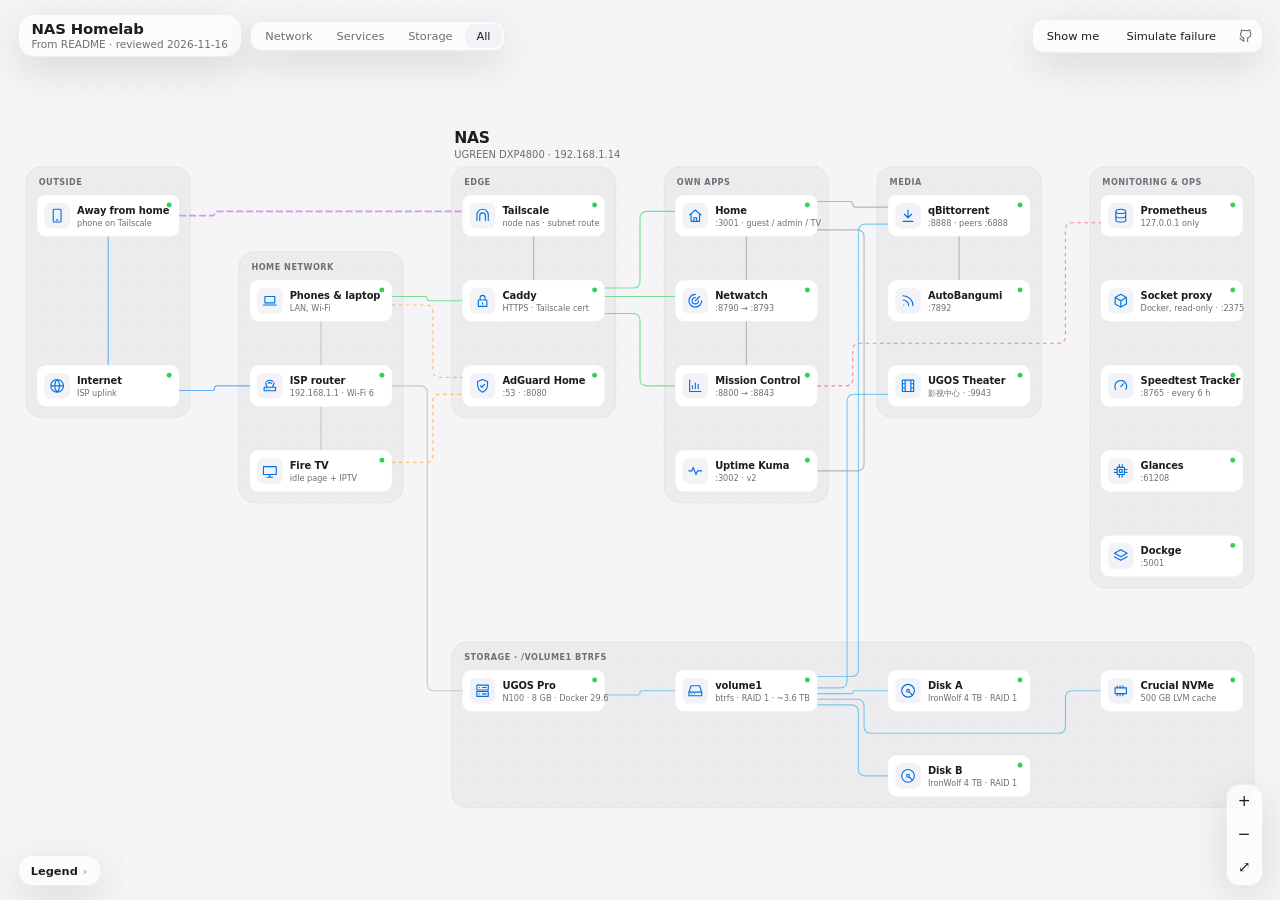
<file: site/index.html>
<!doctype html>
<html lang="en">
<head>
  <meta charset="utf-8">
  <meta name="viewport" content="width=device-width, initial-scale=1, viewport-fit=cover">
  <title>NAS Homelab · infrastructure map</title>
  <meta name="description" content="Interactive map of a home NAS: network, services, storage, guided flows and failure simulation.">
  <meta name="color-scheme" content="dark light">
  <meta name="theme-color" content="#000000" media="(prefers-color-scheme: dark)">
  <meta name="theme-color" content="#f5f5f7" media="(prefers-color-scheme: light)">
  <link rel="icon" href="favicon.svg" type="image/svg+xml">
  <link rel="stylesheet" href="css/style.css">
</head>
<body>
  <a class="skip" href="#map">Skip to map</a>

  <main id="stage">
    <svg id="map" tabindex="0" role="application"
         aria-label="Infrastructure map. Tab moves between components, Enter opens details, arrow keys pan, plus and minus zoom."></svg>
  </main>

  <!-- Top bar: title, view, actions (one glass layer) -->
  <header class="bar top">
    <div class="brand glass">
      <h1>NAS Homelab</h1>
      <p id="reviewed"></p>
    </div>

    <div class="segmented glass" role="radiogroup" aria-label="View">
      <button role="radio" data-view="network" aria-checked="false" title="Network (1)">Network</button>
      <button role="radio" data-view="services" aria-checked="false" title="Services (2)">Services</button>
      <button role="radio" data-view="storage" aria-checked="false" title="Storage (3)">Storage</button>
      <button role="radio" data-view="all" aria-checked="true" title="Everything (4)">All</button>
    </div>

    <div class="actions glass">
      <button id="btn-flows" class="pill" aria-haspopup="true" aria-expanded="false">Show me</button>
      <button id="btn-fail" class="pill" aria-pressed="false" title="Click components to fail them (F)"><span class="long">Simulate failure</span><span class="short">Failure</span></button>
      <a id="repo" class="round" title="Source on GitHub" aria-label="Source on GitHub" target="_blank" rel="noopener">
        <svg viewBox="0 0 24 24" aria-hidden="true"><path d="M9 19c-4.3 1.4-4.3-2.5-6-3m12 5v-3.5c0-1 .1-1.4-.5-2 2.8-.3 5.5-1.4 5.5-6a4.6 4.6 0 0 0-1.3-3.2 4.2 4.2 0 0 0-.1-3.2s-1.1-.3-3.5 1.3a12.3 12.3 0 0 0-6.2 0C6.5 2.8 5.4 3.1 5.4 3.1a4.2 4.2 0 0 0-.1 3.2A4.6 4.6 0 0 0 4 9.5c0 4.6 2.7 5.7 5.5 6-.6.6-.6 1.2-.5 2V21"/></svg>
      </a>
    </div>

    <div id="flow-menu" class="menu glass" role="menu" hidden></div>
  </header>

  <!-- Failure status -->
  <div id="fail-bar" class="fail-bar glass" hidden>
    <span><i class="dot"></i><span id="fail-text">Click any component to fail it.</span></span>
    <button id="btn-restore">Restore all</button>
  </div>

  <!-- Guided flow -->
  <section id="flow" class="flow glass" aria-live="polite" hidden>
    <div class="flow-head">
      <div>
        <span class="tag">Flow</span>
        <h2 id="flow-title"></h2>
      </div>
      <button class="round" id="flow-close" aria-label="Close flow">✕</button>
    </div>
    <p id="flow-caption"></p>
    <div class="flow-ctrl">
      <button class="round" id="flow-prev" aria-label="Previous step">‹</button>
      <span id="flow-count"></span>
      <button class="round" id="flow-next" aria-label="Next step">›</button>
    </div>
  </section>

  <!-- Detail card -->
  <aside id="drawer" class="drawer" aria-labelledby="d-title" hidden>
    <div class="d-head">
      <div>
        <span class="tag" id="d-group"></span>
        <h2 id="d-title"></h2>
        <p id="d-sub" class="sub"></p>
      </div>
      <button class="round" id="d-close" aria-label="Close details">✕</button>
    </div>
    <p id="d-state" class="state"></p>
    <dl id="d-facts"></dl>
    <ul id="d-notes"></ul>
    <div class="d-if"><h3>If it fails</h3><p id="d-if"></p></div>
    <div id="d-rel"></div>
    <button id="d-toggle" class="wide"></button>
  </aside>

  <!-- Legend and zoom -->
  <footer class="bar bottom">
    <details class="legend glass" id="legend">
      <summary>Legend</summary>
      <div id="legend-links"></div>
      <div class="legend-states">
        <span><i class="dot"></i>Running</span>
        <span><i class="dot degraded"></i>Degraded</span>
        <span><i class="dot down"></i>Down (dependency)</span>
        <span><i class="dot failed"></i>Failed</span>
      </div>
      <p class="hint">Drag to pan · scroll or pinch to zoom · click a component for details. Flows are illustrative; no live data.</p>
    </details>
    <div class="zoom glass">
      <button class="round" id="z-in" aria-label="Zoom in">+</button>
      <button class="round" id="z-out" aria-label="Zoom out">−</button>
      <button class="round" id="z-fit" aria-label="Fit to screen" title="Fit (0)">⤢</button>
    </div>
  </footer>

  <script src="js/data.js"></script>
  <script src="js/map.js"></script>
</body>
</html>
</file>
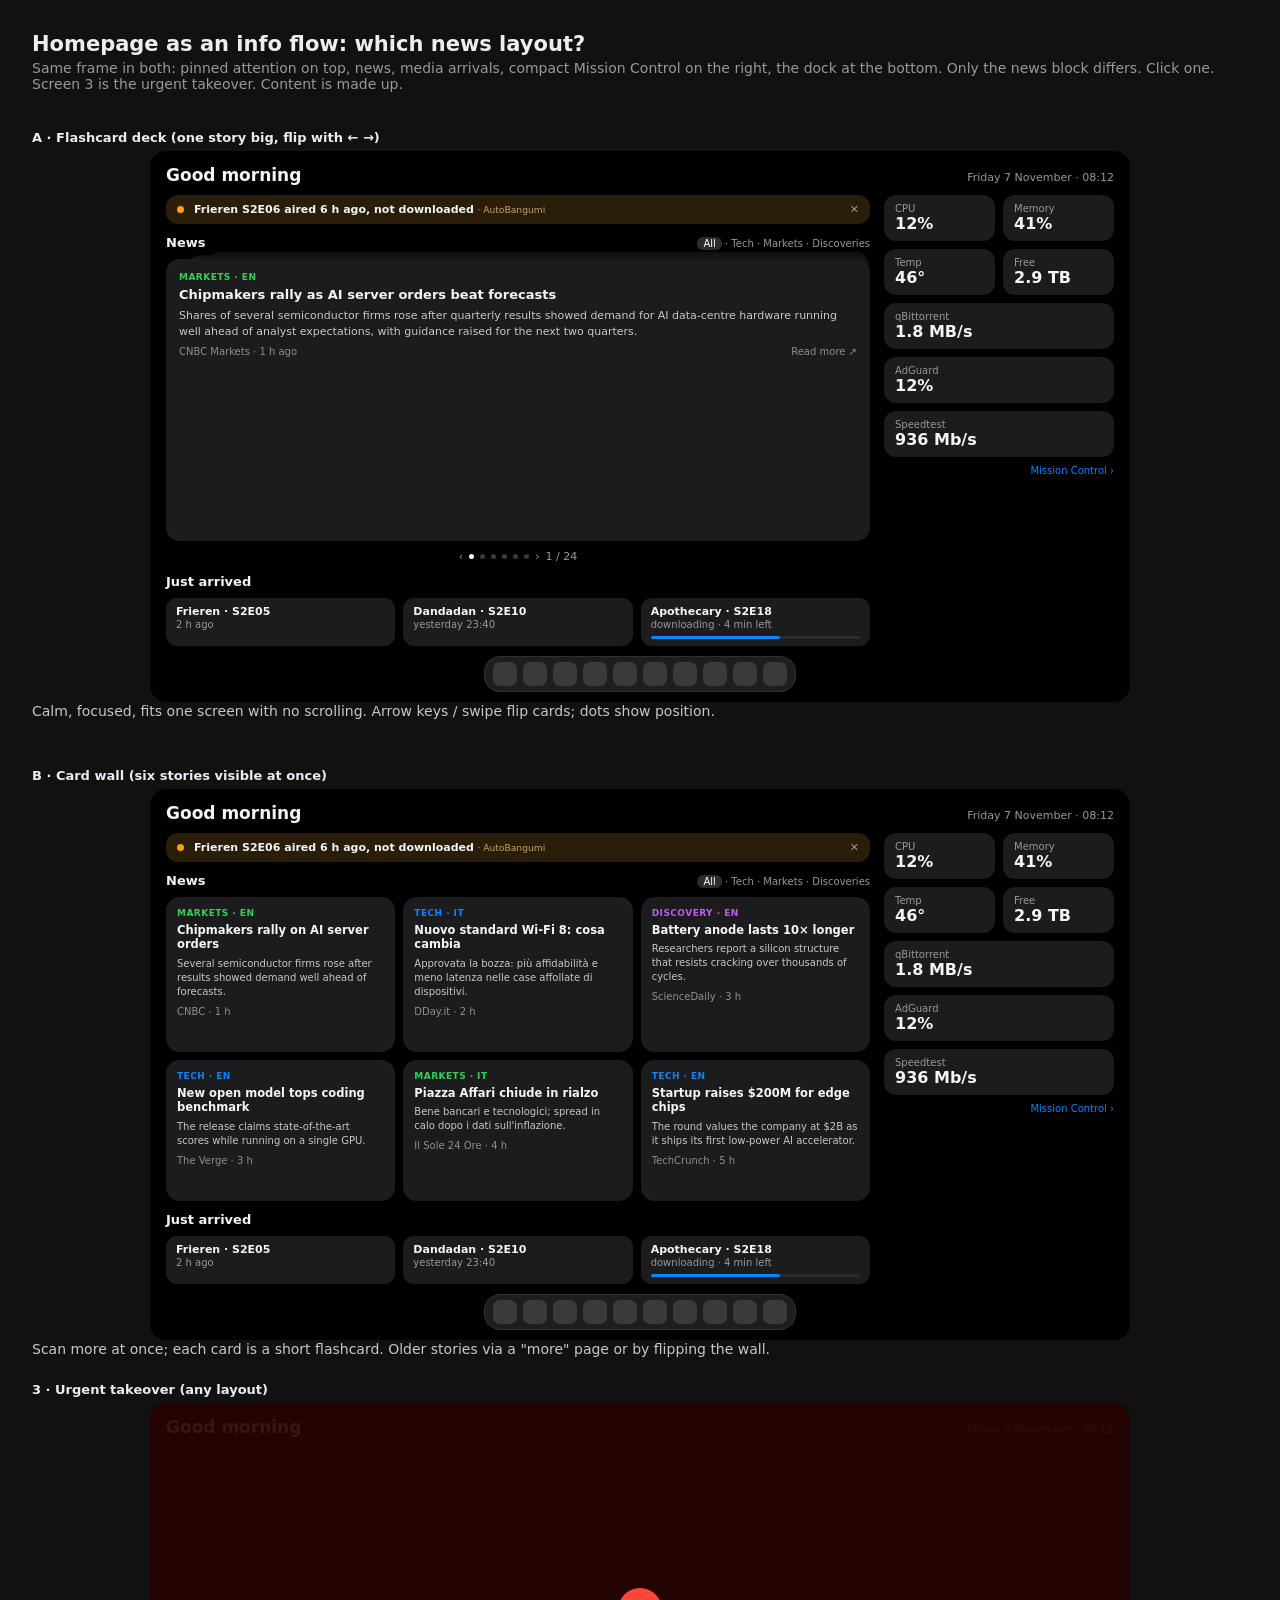
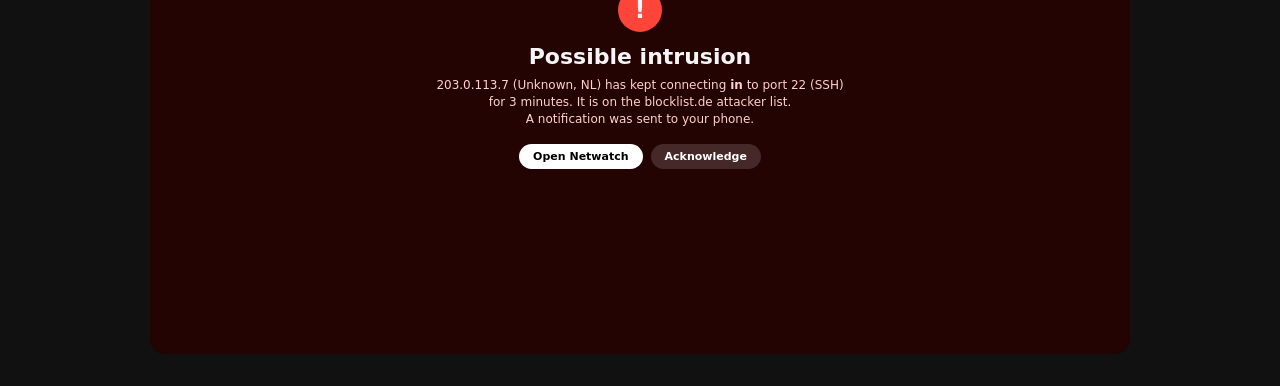
<file: docs/mockups/home-flow.html>
<!doctype html><meta charset="utf-8"><meta name="viewport" content="width=device-width,initial-scale=1"><title>Mockup: home-flow</title><style>body{background:#111;color:#eee;font:14px system-ui,sans-serif;padding:24px}h2{margin:0 0 4px}.subtitle{color:#999;margin:0 0 16px}.cards{display:grid;gap:24px}.card-body p{color:#aaa}</style>
<style>
  .scr{background:#000;border-radius:16px;padding:14px 16px 0;color:#f5f5f7;font:11px -apple-system,system-ui,sans-serif;aspect-ratio:16/9;display:grid;grid-template-columns:1fr 230px;grid-template-rows:auto 1fr auto;gap:10px 14px;overflow:hidden;position:relative;box-sizing:border-box;max-width:980px;margin:0 auto}
  .hd{grid-column:1/3;display:flex;justify-content:space-between;align-items:baseline}
  .hd b{font-size:17px}.hd span{color:#98989d}
  .left{display:flex;flex-direction:column;gap:9px;min-height:0}
  .att{background:#2a1d0a;border-radius:12px;padding:8px 11px;display:flex;gap:10px;align-items:center}
  .att .d{width:7px;height:7px;border-radius:50%;background:#FF9F0A;flex:none}.att .x{margin-left:auto;color:#98989d}
  .att small{color:#c7a26b}
  .h{font-size:13px;font-weight:600;margin:2px 0 0;display:flex;justify-content:space-between;align-items:baseline}
  .h .seg{font-weight:400;font-size:10px;color:#98989d}.h .seg b{color:#fff;font-weight:500;background:#2c2c2e;border-radius:6px;padding:1px 6px}
  .card{background:#1c1c1e;border-radius:14px;padding:11px 13px}
  .tag{font-size:9px;text-transform:uppercase;letter-spacing:.05em;font-weight:600}
  .t1{color:#0A84FF}.t2{color:#30D158}.t3{color:#BF5AF2}
  .card h4{margin:4px 0 5px;font-size:13px;line-height:1.25}
  .card p{margin:0;color:#c7c7cc;line-height:1.4}
  .card .src{margin-top:7px;color:#8e8e93;font-size:10px;display:flex;justify-content:space-between}
  .deck{display:grid;grid-template-columns:1fr;position:relative;flex:1;min-height:0}
  .deck .card{position:absolute;inset:0}
  .deck .b2{transform:translate(10px,-8px) scale(.97);background:#151517}.deck .b3{transform:translate(20px,-16px) scale(.94);background:#101012}
  .nav{display:flex;justify-content:center;gap:6px;align-items:center;color:#98989d}
  .nav i{width:5px;height:5px;border-radius:50%;background:#3a3a3c;display:inline-block}.nav i.on{background:#fff}
  .grid{display:grid;grid-template-columns:repeat(3,1fr);gap:8px;flex:1;min-height:0}
  .grid .card{padding:9px 11px}.grid .card h4{font-size:11.5px}.grid .card p{font-size:10px}
  .media{display:grid;grid-template-columns:repeat(3,1fr);gap:8px}
  .ep{background:#1c1c1e;border-radius:11px;padding:7px 10px}.ep b{display:block;font-size:11px}.ep span{color:#98989d;font-size:10px}
  .bar{height:3px;background:#2c2c2e;border-radius:2px;margin-top:5px}.bar i{display:block;height:100%;width:62%;background:#0A84FF;border-radius:2px}
  .rail{display:flex;flex-direction:column;gap:8px;min-height:0}
  .rc{background:#1c1c1e;border-radius:12px;padding:8px 11px}
  .rc .k{color:#98989d;font-size:10px}.rc .v{font-size:16px;font-weight:600}
  .g2{display:grid;grid-template-columns:1fr 1fr;gap:8px}
  .more{color:#0A84FF;font-size:10px;text-align:right}
  .dock{grid-column:1/3;justify-self:center;display:flex;gap:6px;padding:6px 9px;margin-bottom:10px;border-radius:16px;background:rgba(44,44,46,.7);box-shadow:inset 0 0 0 1px rgba(255,255,255,.08)}
  .dock i{width:24px;height:24px;border-radius:7px;background:#3a3a3c;display:block}
  .lab{font-size:13px;font-weight:600;margin:22px 0 6px;color:#ebebf5}
  .take{position:absolute;inset:0;background:rgba(40,4,4,.92);display:flex;flex-direction:column;align-items:center;justify-content:center;gap:8px;text-align:center;padding:30px}
  .take .ic{width:44px;height:44px;border-radius:50%;background:#FF453A;display:grid;place-items:center;font-size:24px;font-weight:700}
  .take h3{margin:4px 0 0;font-size:22px}.take p{margin:0;color:#ffd1cd;max-width:420px;line-height:1.4;font-size:12px}
  .take .btns{display:flex;gap:8px;margin-top:8px}.take .btns span{padding:6px 14px;border-radius:999px;background:#fff;color:#000;font-weight:600}.take .btns span+span{background:rgba(255,255,255,.15);color:#fff}
</style>
<h2>Homepage as an info flow: which news layout?</h2>
<p class="subtitle">Same frame in both: pinned attention on top, news, media arrivals, compact Mission Control on the right, the dock at the bottom. Only the news block differs. Click one. Screen 3 is the urgent takeover. Content is made up.</p>

<div class="cards">
<div class="card" data-choice="deck" onclick="toggleSelect(this)" style="background:none;padding:0">
<div class="lab">A · Flashcard deck (one story big, flip with ← →)</div>
<div class="scr">
  <div class="hd"><b>Good morning</b><span>Friday 7 November · 08:12</span></div>
  <div class="left">
    <div class="att"><span class="d"></span><span><b>Frieren S2E06 aired 6 h ago, not downloaded</b> <small>· AutoBangumi</small></span><span class="x">✕</span></div>
    <div class="h">News<span class="seg"><b>All</b> · Tech · Markets · Discoveries</span></div>
    <div class="deck">
      <div class="card b3"></div><div class="card b2"></div>
      <div class="card"><span class="tag t2">Markets · EN</span>
        <h4>Chipmakers rally as AI server orders beat forecasts</h4>
        <p>Shares of several semiconductor firms rose after quarterly results showed demand for AI data-centre hardware running well ahead of analyst expectations, with guidance raised for the next two quarters.</p>
        <div class="src"><span>CNBC Markets · 1 h ago</span><span>Read more ↗</span></div></div>
    </div>
    <div class="nav">‹ <i class="on"></i><i></i><i></i><i></i><i></i><i></i> ›  <span>1 / 24</span></div>
    <div class="h">Just arrived</div>
    <div class="media">
      <div class="ep"><b>Frieren · S2E05</b><span>2 h ago</span></div>
      <div class="ep"><b>Dandadan · S2E10</b><span>yesterday 23:40</span></div>
      <div class="ep"><b>Apothecary · S2E18</b><span>downloading · 4 min left</span><div class="bar"><i></i></div></div>
    </div>
  </div>
  <div class="rail">
    <div class="g2"><div class="rc"><div class="k">CPU</div><div class="v">12%</div></div><div class="rc"><div class="k">Memory</div><div class="v">41%</div></div>
    <div class="rc"><div class="k">Temp</div><div class="v">46°</div></div><div class="rc"><div class="k">Free</div><div class="v">2.9 TB</div></div></div>
    <div class="rc"><div class="k">qBittorrent</div><div class="v">1.8 MB/s</div></div>
    <div class="rc"><div class="k">AdGuard</div><div class="v">12%</div></div>
    <div class="rc"><div class="k">Speedtest</div><div class="v">936 Mb/s</div></div>
    <div class="more">Mission Control ›</div>
  </div>
  <div class="dock"><i></i><i></i><i></i><i></i><i></i><i></i><i></i><i></i><i></i><i></i></div>
</div>
<div class="card-body"><p>Calm, focused, fits one screen with no scrolling. Arrow keys / swipe flip cards; dots show position.</p></div>
</div>

<div class="card" data-choice="grid" onclick="toggleSelect(this)" style="background:none;padding:0">
<div class="lab">B · Card wall (six stories visible at once)</div>
<div class="scr">
  <div class="hd"><b>Good morning</b><span>Friday 7 November · 08:12</span></div>
  <div class="left">
    <div class="att"><span class="d"></span><span><b>Frieren S2E06 aired 6 h ago, not downloaded</b> <small>· AutoBangumi</small></span><span class="x">✕</span></div>
    <div class="h">News<span class="seg"><b>All</b> · Tech · Markets · Discoveries</span></div>
    <div class="grid">
      <div class="card"><span class="tag t2">Markets · EN</span><h4>Chipmakers rally on AI server orders</h4><p>Several semiconductor firms rose after results showed demand well ahead of forecasts.</p><div class="src"><span>CNBC · 1 h</span></div></div>
      <div class="card"><span class="tag t1">Tech · IT</span><h4>Nuovo standard Wi-Fi 8: cosa cambia</h4><p>Approvata la bozza: più affidabilità e meno latenza nelle case affollate di dispositivi.</p><div class="src"><span>DDay.it · 2 h</span></div></div>
      <div class="card"><span class="tag t3">Discovery · EN</span><h4>Battery anode lasts 10× longer</h4><p>Researchers report a silicon structure that resists cracking over thousands of cycles.</p><div class="src"><span>ScienceDaily · 3 h</span></div></div>
      <div class="card"><span class="tag t1">Tech · EN</span><h4>New open model tops coding benchmark</h4><p>The release claims state-of-the-art scores while running on a single GPU.</p><div class="src"><span>The Verge · 3 h</span></div></div>
      <div class="card"><span class="tag t2">Markets · IT</span><h4>Piazza Affari chiude in rialzo</h4><p>Bene bancari e tecnologici; spread in calo dopo i dati sull'inflazione.</p><div class="src"><span>Il Sole 24 Ore · 4 h</span></div></div>
      <div class="card"><span class="tag t1">Tech · EN</span><h4>Startup raises $200M for edge chips</h4><p>The round values the company at $2B as it ships its first low-power AI accelerator.</p><div class="src"><span>TechCrunch · 5 h</span></div></div>
    </div>
    <div class="h">Just arrived</div>
    <div class="media">
      <div class="ep"><b>Frieren · S2E05</b><span>2 h ago</span></div>
      <div class="ep"><b>Dandadan · S2E10</b><span>yesterday 23:40</span></div>
      <div class="ep"><b>Apothecary · S2E18</b><span>downloading · 4 min left</span><div class="bar"><i></i></div></div>
    </div>
  </div>
  <div class="rail">
    <div class="g2"><div class="rc"><div class="k">CPU</div><div class="v">12%</div></div><div class="rc"><div class="k">Memory</div><div class="v">41%</div></div>
    <div class="rc"><div class="k">Temp</div><div class="v">46°</div></div><div class="rc"><div class="k">Free</div><div class="v">2.9 TB</div></div></div>
    <div class="rc"><div class="k">qBittorrent</div><div class="v">1.8 MB/s</div></div>
    <div class="rc"><div class="k">AdGuard</div><div class="v">12%</div></div>
    <div class="rc"><div class="k">Speedtest</div><div class="v">936 Mb/s</div></div>
    <div class="more">Mission Control ›</div>
  </div>
  <div class="dock"><i></i><i></i><i></i><i></i><i></i><i></i><i></i><i></i><i></i><i></i></div>
</div>
<div class="card-body"><p>Scan more at once; each card is a short flashcard. Older stories via a "more" page or by flipping the wall.</p></div>
</div>
</div>

<div class="lab">3 · Urgent takeover (any layout)</div>
<div class="scr">
  <div class="hd"><b>Good morning</b><span>Friday 7 November · 08:12</span></div>
  <div class="take"><div class="ic">!</div><h3>Possible intrusion</h3>
    <p>203.0.113.7 (Unknown, NL) has kept connecting <b>in</b> to port 22 (SSH) for 3 minutes. It is on the blocklist.de attacker list.<br>A notification was sent to your phone.</p>
    <div class="btns"><span>Open Netwatch</span><span>Acknowledge</span></div></div>
</div>
</file>
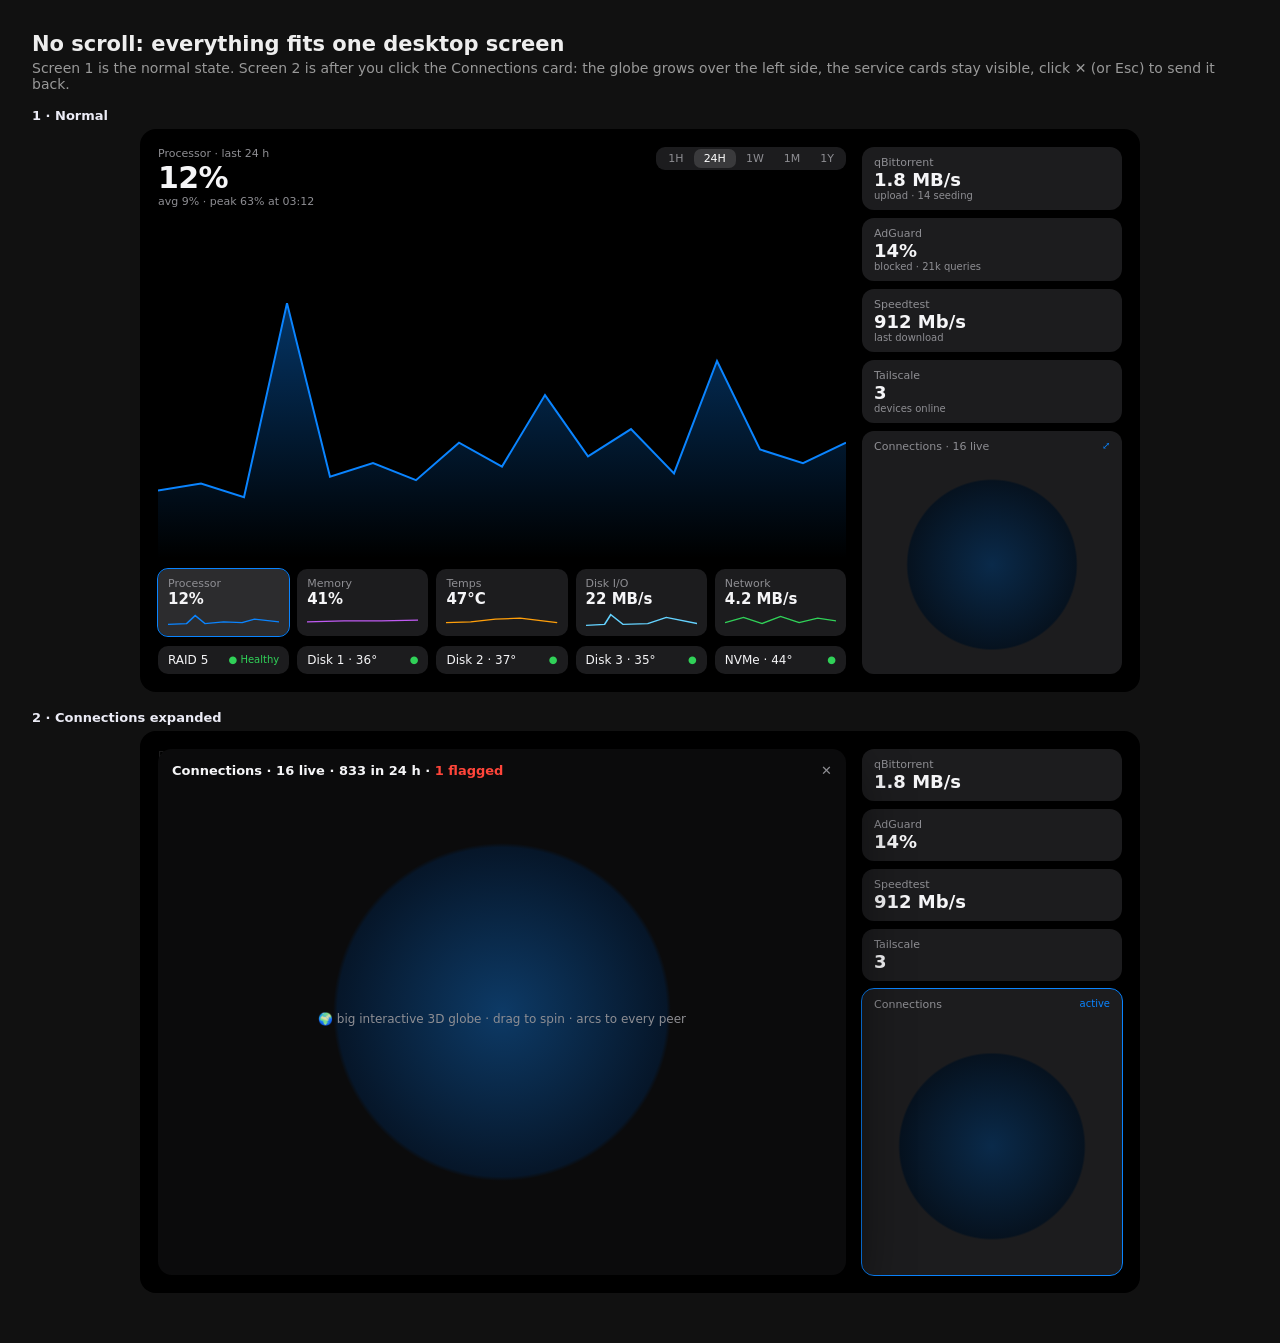
<file: docs/mockups/noscroll.html>
<!doctype html><meta charset="utf-8"><meta name="viewport" content="width=device-width,initial-scale=1"><title>Mockup: noscroll</title><style>body{background:#111;color:#eee;font:14px system-ui,sans-serif;padding:24px}h2{margin:0 0 4px}.subtitle{color:#999;margin:0 0 16px}.cards{display:grid;gap:24px}.card-body p{color:#aaa}</style>
<style>
  .scr{background:#000;border-radius:16px;padding:18px;color:#f5f5f7;font:12px -apple-system,system-ui,sans-serif;max-width:1000px;margin:0 auto 18px;aspect-ratio:16/9;display:grid;grid-template-columns:1fr 260px;gap:16px;overflow:hidden;position:relative;box-sizing:border-box}
  .left{display:grid;grid-template-rows:auto 1fr auto auto;gap:10px;min-height:0}
  .k{font-size:11px;color:#8e8e93}.big{font-size:30px;font-weight:600;letter-spacing:-.02em}
  .seg{display:inline-flex;background:#1c1c1e;border-radius:9px;padding:2px;font-size:11px;float:right}
  .seg span{padding:3px 10px;border-radius:7px;color:#8e8e93}.seg span.on{background:#3a3a3c;color:#fff}
  svg{display:block;width:100%;height:100%}
  .metrics{display:grid;grid-template-columns:repeat(5,1fr);gap:8px}
  .mt{background:#1c1c1e;border-radius:10px;padding:8px 10px}.mt.on{background:#2c2c2e;outline:1px solid #0A84FF}
  .mt .v{font-size:15px;font-weight:600}.mt svg{height:16px;margin-top:4px}
  .disks{display:grid;grid-template-columns:repeat(5,1fr);gap:8px}
  .dk{background:#1c1c1e;border-radius:10px;padding:7px 10px;display:flex;justify-content:space-between;align-items:center}
  .ok{color:#30D158;font-size:10px}
  .rail{display:flex;flex-direction:column;gap:8px;min-height:0}
  .card{background:#1c1c1e;border-radius:12px;padding:9px 12px}
  .card .t{display:flex;justify-content:space-between;font-size:11px;color:#8e8e93}
  .card .v{font-size:18px;font-weight:600}.card .s{font-size:10px;color:#8e8e93}
  .globe{flex:1;min-height:0;background:radial-gradient(circle at 50% 55%,#0a2a4a 0,#06121f 45%,#1c1c1e 46%);border-radius:12px;position:relative;padding:9px 12px}
  .globe .t{display:flex;justify-content:space-between;font-size:11px;color:#8e8e93}
  .exp{font-size:10px;color:#0A84FF}
  .over{position:absolute;left:18px;top:18px;bottom:18px;right:294px;border-radius:14px;background:radial-gradient(circle at 50% 50%,#0d3a66 0,#061629 38%,#0b0b0c 39%);box-shadow:0 20px 60px #000c;display:flex;flex-direction:column;padding:14px}
  .over .t{display:flex;justify-content:space-between;font-size:13px;font-weight:600}
  .lab{font-size:13px;font-weight:600;margin:0 0 6px;color:#ebebf5}
</style>
<h2>No scroll: everything fits one desktop screen</h2>
<p class="subtitle">Screen 1 is the normal state. Screen 2 is after you click the Connections card: the globe grows over the left side, the service cards stay visible, click ✕ (or Esc) to send it back.</p>

<div class="lab">1 · Normal</div>
<div class="scr">
  <div class="left">
    <div><div class="seg"><span>1H</span><span class="on">24H</span><span>1W</span><span>1M</span><span>1Y</span></div>
      <div class="k">Processor · last 24 h</div><div class="big">12%</div><div class="k">avg 9% · peak 63% at 03:12</div></div>
    <svg viewBox="0 0 400 100" preserveAspectRatio="none">
      <defs><linearGradient id="g" x1="0" y1="0" x2="0" y2="1"><stop offset="0" stop-color="#0A84FF" stop-opacity=".4"/><stop offset="1" stop-color="#0A84FF" stop-opacity="0"/></linearGradient></defs>
      <path d="M0,80 L25,78 L50,82 L75,25 L100,76 L125,72 L150,77 L175,66 L200,73 L225,52 L250,70 L275,62 L300,75 L325,42 L350,68 L375,72 L400,66 L400,100 L0,100Z" fill="url(#g)"/>
      <polyline fill="none" stroke="#0A84FF" stroke-width="2" vector-effect="non-scaling-stroke" points="0,80 25,78 50,82 75,25 100,76 125,72 150,77 175,66 200,73 225,52 250,70 275,62 300,75 325,42 350,68 375,72 400,66"/>
    </svg>
    <div class="metrics">
      <div class="mt on"><div class="k">Processor</div><div class="v">12%</div><svg viewBox="0 0 90 18" preserveAspectRatio="none"><polyline fill="none" stroke="#0A84FF" stroke-width="1.4" points="0,14 15,13 22,4 30,13 45,11 60,12 70,8 90,11"/></svg></div>
      <div class="mt"><div class="k">Memory</div><div class="v">41%</div><svg viewBox="0 0 90 18" preserveAspectRatio="none"><polyline fill="none" stroke="#BF5AF2" stroke-width="1.4" points="0,11 30,10 60,10 90,9"/></svg></div>
      <div class="mt"><div class="k">Temps</div><div class="v">47°C</div><svg viewBox="0 0 90 18" preserveAspectRatio="none"><polyline fill="none" stroke="#FF9F0A" stroke-width="1.4" points="0,12 20,11 40,8 60,7 90,12"/></svg></div>
      <div class="mt"><div class="k">Disk I/O</div><div class="v">22 MB/s</div><svg viewBox="0 0 90 18" preserveAspectRatio="none"><polyline fill="none" stroke="#64D2FF" stroke-width="1.4" points="0,15 15,14 20,3 30,14 50,13 65,6 90,13"/></svg></div>
      <div class="mt"><div class="k">Network</div><div class="v">4.2 MB/s</div><svg viewBox="0 0 90 18" preserveAspectRatio="none"><polyline fill="none" stroke="#30D158" stroke-width="1.4" points="0,12 15,6 30,13 45,5 60,12 75,7 90,10"/></svg></div>
    </div>
    <div class="disks">
      <div class="dk"><span>RAID 5</span><span class="ok">● Healthy</span></div>
      <div class="dk"><span>Disk 1 · 36°</span><span class="ok">●</span></div>
      <div class="dk"><span>Disk 2 · 37°</span><span class="ok">●</span></div>
      <div class="dk"><span>Disk 3 · 35°</span><span class="ok">●</span></div>
      <div class="dk"><span>NVMe · 44°</span><span class="ok">●</span></div>
    </div>
  </div>
  <div class="rail">
    <div class="card"><div class="t"><span>qBittorrent</span></div><div class="v">1.8 MB/s</div><div class="s">upload · 14 seeding</div></div>
    <div class="card"><div class="t"><span>AdGuard</span></div><div class="v">14%</div><div class="s">blocked · 21k queries</div></div>
    <div class="card"><div class="t"><span>Speedtest</span></div><div class="v">912 Mb/s</div><div class="s">last download</div></div>
    <div class="card"><div class="t"><span>Tailscale</span></div><div class="v">3</div><div class="s">devices online</div></div>
    <div class="globe"><div class="t"><span>Connections · 16 live</span><span class="exp">⤢</span></div></div>
  </div>
</div>

<div class="lab">2 · Connections expanded</div>
<div class="scr">
  <div class="left" style="opacity:.25"><div><div class="k">Processor · last 24 h</div><div class="big">12%</div></div></div>
  <div class="rail">
    <div class="card"><div class="t"><span>qBittorrent</span></div><div class="v">1.8 MB/s</div></div>
    <div class="card"><div class="t"><span>AdGuard</span></div><div class="v">14%</div></div>
    <div class="card"><div class="t"><span>Speedtest</span></div><div class="v">912 Mb/s</div></div>
    <div class="card"><div class="t"><span>Tailscale</span></div><div class="v">3</div></div>
    <div class="globe" style="outline:1px solid #0A84FF"><div class="t"><span>Connections</span><span class="exp">active</span></div></div>
  </div>
  <div class="over"><div class="t"><span>Connections · 16 live · 833 in 24 h · <span style="color:#FF453A">1 flagged</span></span><span style="color:#8e8e93">✕</span></div>
    <div style="flex:1;display:flex;align-items:center;justify-content:center;color:#8e8e93">🌍 big interactive 3D globe · drag to spin · arcs to every peer</div></div>
</div>
</file>
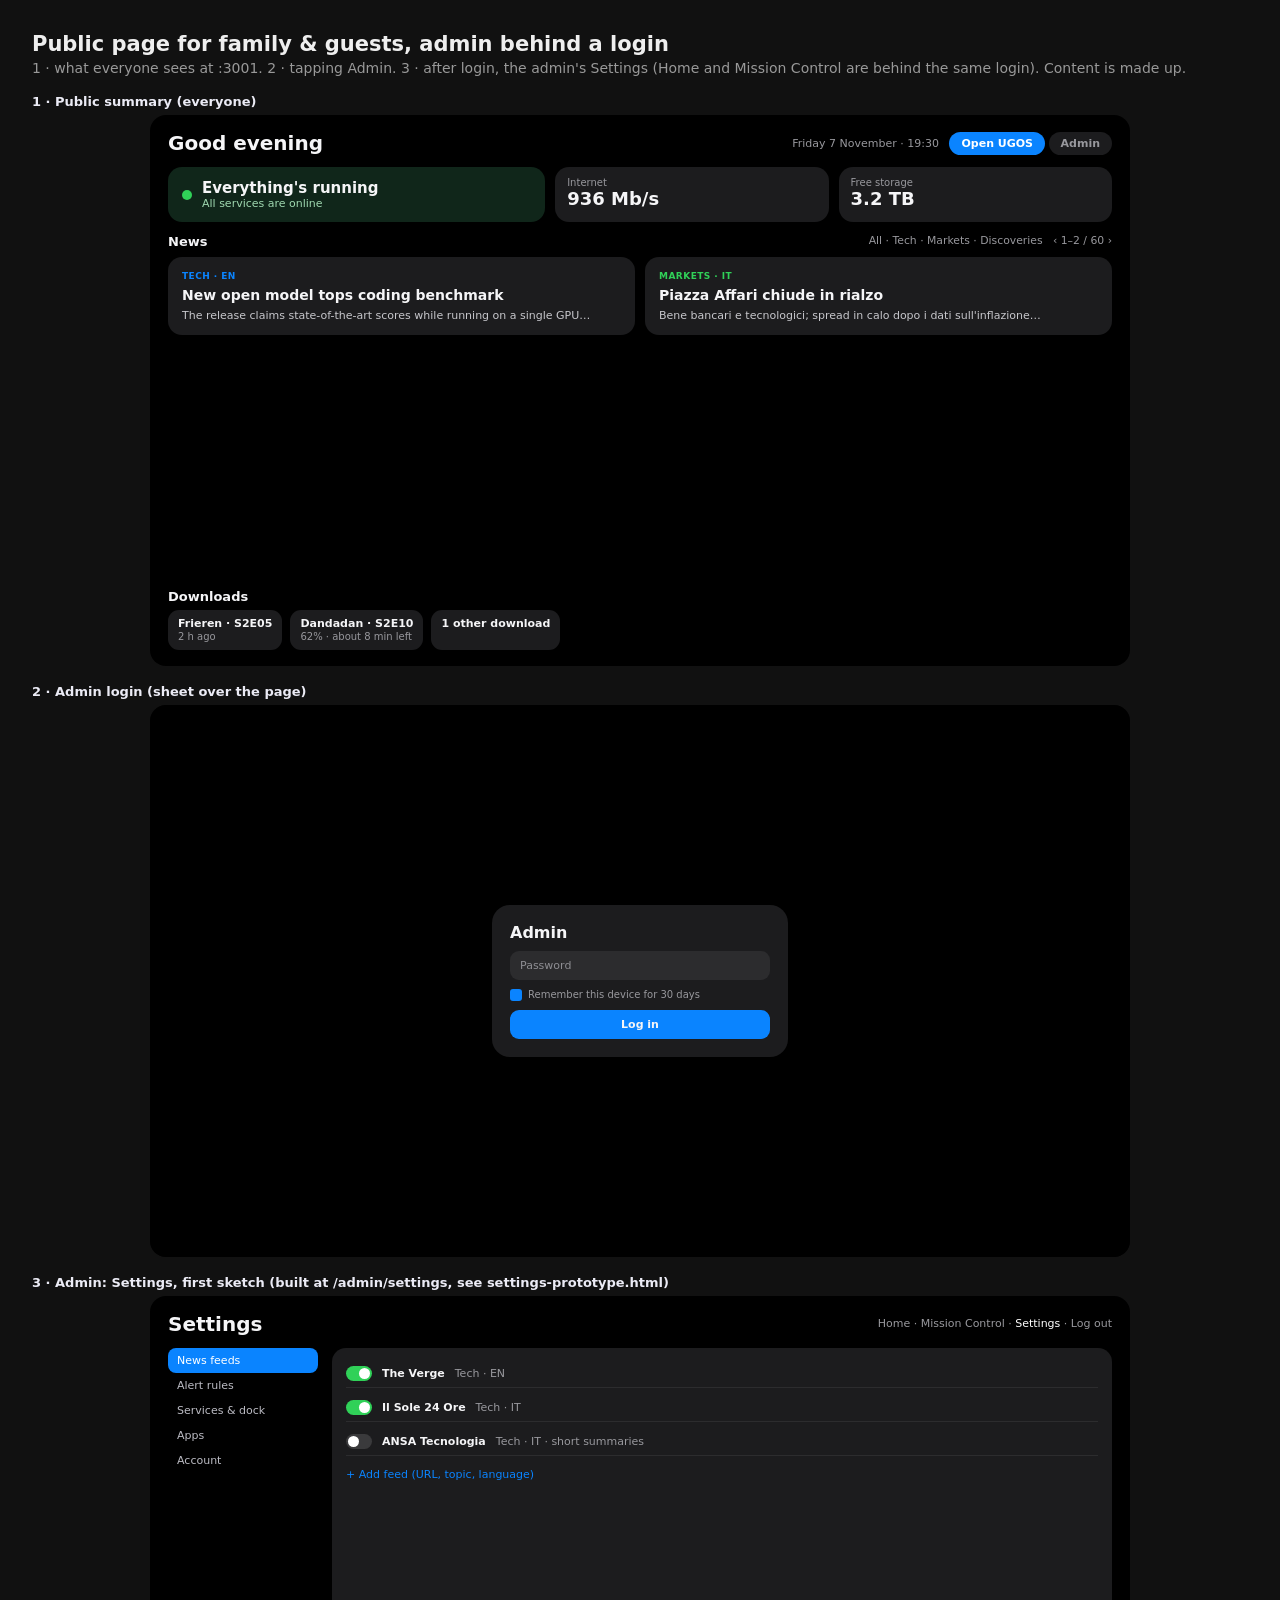
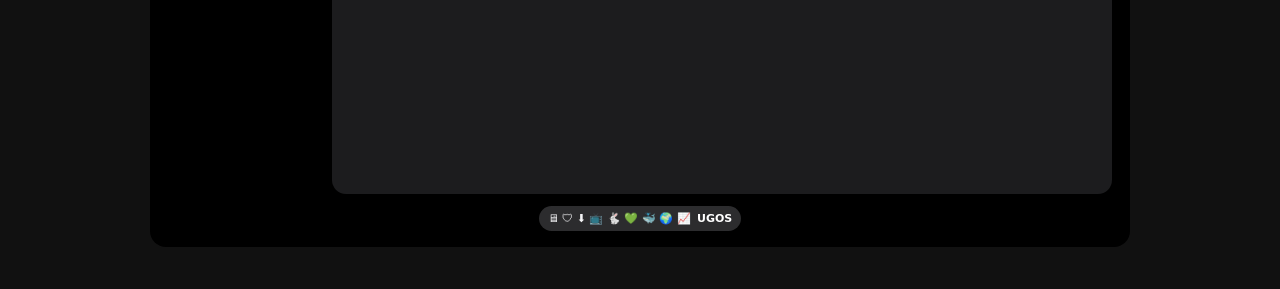
<file: docs/mockups/public-admin.html>
<!doctype html><meta charset="utf-8"><meta name="viewport" content="width=device-width,initial-scale=1"><title>Mockup: public-admin</title><style>body{background:#111;color:#eee;font:14px system-ui,sans-serif;padding:24px}h2{margin:0 0 4px}.subtitle{color:#999;margin:0 0 16px}.cards{display:grid;gap:24px}.card-body p{color:#aaa}</style>
<style>
  .scr{background:#000;border-radius:16px;padding:16px 18px;color:#f5f5f7;font:11px -apple-system,system-ui,sans-serif;aspect-ratio:16/9;display:grid;grid-template-rows:auto auto 1fr auto;gap:12px;overflow:hidden;box-sizing:border-box;max-width:980px;margin:0 auto 10px;position:relative}
  .hd{display:flex;justify-content:space-between;align-items:center}.hd b{font-size:20px}.hd span{color:#98989d}
  .adm{padding:5px 12px;border-radius:999px;background:#1c1c1e;color:#0A84FF;font-weight:600}
  .status{display:flex;gap:10px}
  .ok{flex:1.4;background:#10261a;border-radius:14px;padding:12px 14px;display:flex;gap:10px;align-items:center}
  .ok i{width:10px;height:10px;border-radius:50%;background:#30D158;display:block}.ok b{font-size:15px}.ok span{color:#9fd8b0}
  .st{flex:1;background:#1c1c1e;border-radius:14px;padding:10px 12px}.st .k{color:#98989d;font-size:10px}.st .v{font-size:18px;font-weight:600}
  .h{font-size:13px;font-weight:600;display:flex;justify-content:space-between}.h small{font-weight:400;color:#98989d}
  .deck{display:grid;grid-template-columns:1fr 1fr;gap:10px;min-height:0}
  .card{background:#1c1c1e;border-radius:14px;padding:12px 14px}.card .t{font-size:9px;font-weight:700;color:#0A84FF;letter-spacing:.05em}
  .card h4{margin:5px 0;font-size:14px}.card p{margin:0;color:#c7c7cc;line-height:1.4}
  .eps{display:flex;gap:8px}.ep{background:#1c1c1e;border-radius:11px;padding:7px 10px}.ep b{display:block}.ep span{color:#98989d;font-size:10px}
  .login{position:absolute;inset:0;background:rgba(0,0,0,.6);display:grid;place-items:center}
  .sheet{width:260px;background:#1c1c1e;border-radius:18px;padding:18px;display:flex;flex-direction:column;gap:9px;box-shadow:0 20px 60px #000}
  .sheet b{font-size:16px}.sheet .in{background:#2c2c2e;border-radius:9px;padding:8px 10px;color:#8e8e93}
  .sheet .btn{background:#0A84FF;border-radius:9px;padding:8px;text-align:center;font-weight:600}
  .sheet label{color:#98989d;font-size:10px;display:flex;gap:6px;align-items:center}.sheet label i{width:12px;height:12px;border-radius:3px;background:#0A84FF;display:block}
  .set{display:grid;grid-template-columns:150px 1fr;gap:14px;min-height:0}
  .nav div{padding:6px 9px;border-radius:8px;color:#ebebf5cc}.nav div.on{background:#0A84FF;color:#fff}
  .pane{background:#1c1c1e;border-radius:14px;padding:12px 14px;display:flex;flex-direction:column;gap:6px}
  .row{display:flex;align-items:center;gap:10px;padding:6px 0;border-bottom:1px solid #2c2c2e}.row:last-child{border:0}
  .tog{width:26px;height:15px;border-radius:9px;background:#30D158;position:relative}.tog::after{content:"";position:absolute;right:2px;top:2px;width:11px;height:11px;border-radius:50%;background:#fff}
  .tog.off{background:#3a3a3c}.tog.off::after{left:2px;right:auto}
  .lab{font-size:13px;font-weight:600;margin:18px 0 6px;color:#ebebf5}
</style>
<h2>Public page for family &amp; guests, admin behind a login</h2>
<p class="subtitle">1 · what everyone sees at :3001. 2 · tapping Admin. 3 · after login, the admin's Settings (Home and Mission Control are behind the same login). Content is made up.</p>

<div class="lab">1 · Public summary (everyone)</div>
<div class="scr">
  <div class="hd"><b>Good evening</b><span>Friday 7 November · 19:30 &nbsp; <span class="adm" style="background:#0A84FF;color:#fff">Open UGOS</span> <span class="adm">Admin</span></span></div>
  <div class="status">
    <div class="ok"><i></i><div><b>Everything's running</b><br><span>All services are online</span></div></div>
    <div class="st"><div class="k">Internet</div><div class="v">936 Mb/s</div></div>
    <div class="st"><div class="k">Free storage</div><div class="v">3.2 TB</div></div>
  </div>
  <div style="display:flex;flex-direction:column;gap:8px;min-height:0">
    <div class="h">News <small>All · Tech · Markets · Discoveries &nbsp; ‹ 1–2 / 60 ›</small></div>
    <div class="deck">
      <div class="card"><span class="t">TECH · EN</span><h4>New open model tops coding benchmark</h4><p>The release claims state-of-the-art scores while running on a single GPU…</p></div>
      <div class="card"><span class="t" style="color:#30D158">MARKETS · IT</span><h4>Piazza Affari chiude in rialzo</h4><p>Bene bancari e tecnologici; spread in calo dopo i dati sull'inflazione…</p></div>
    </div>
  </div>
  <div><div class="h" style="margin-bottom:6px">Downloads</div><div class="eps"><div class="ep"><b>Frieren · S2E05</b><span>2 h ago</span></div><div class="ep"><b>Dandadan · S2E10</b><span>62% · about 8 min left</span></div><div class="ep"><b>1 other download</b></div></div></div>
</div>

<div class="lab">2 · Admin login (sheet over the page)</div>
<div class="scr" style="grid-template-rows:1fr">
  <div class="login"><div class="sheet"><b>Admin</b><div class="in">Password</div><label><i></i>Remember this device for 30 days</label><div class="btn">Log in</div></div></div>
</div>

<div class="lab">3 · Admin: Settings, first sketch (built at /admin/settings, see settings-prototype.html)</div>
<div class="scr" style="grid-template-rows:auto 1fr auto">
  <div class="hd"><b>Settings</b><span>Home · Mission Control · <span style="color:#fff">Settings</span> · Log out</span></div>
  <div class="set">
    <div class="nav"><div class="on">News feeds</div><div>Alert rules</div><div>Services &amp; dock</div><div>Apps</div><div>Account</div></div>
    <div class="pane">
      <div class="row"><div class="tog"></div><b>The Verge</b><span style="color:#98989d">Tech · EN</span></div>
      <div class="row"><div class="tog"></div><b>Il Sole 24 Ore</b><span style="color:#98989d">Tech · IT</span></div>
      <div class="row"><div class="tog off"></div><b>ANSA Tecnologia</b><span style="color:#98989d">Tech · IT · short summaries</span></div>
      <div class="row"><span style="color:#0A84FF">+ Add feed (URL, topic, language)</span></div>
    </div>
  </div>
  <div style="justify-self:center;display:flex;gap:6px;padding:6px 9px;border-radius:14px;background:#2c2c2e">🖥 🛡 ⬇ 📺 🐇 💚 🐳 🌍 📈 <b style="color:#fff">UGOS</b></div>
</div>
</file>
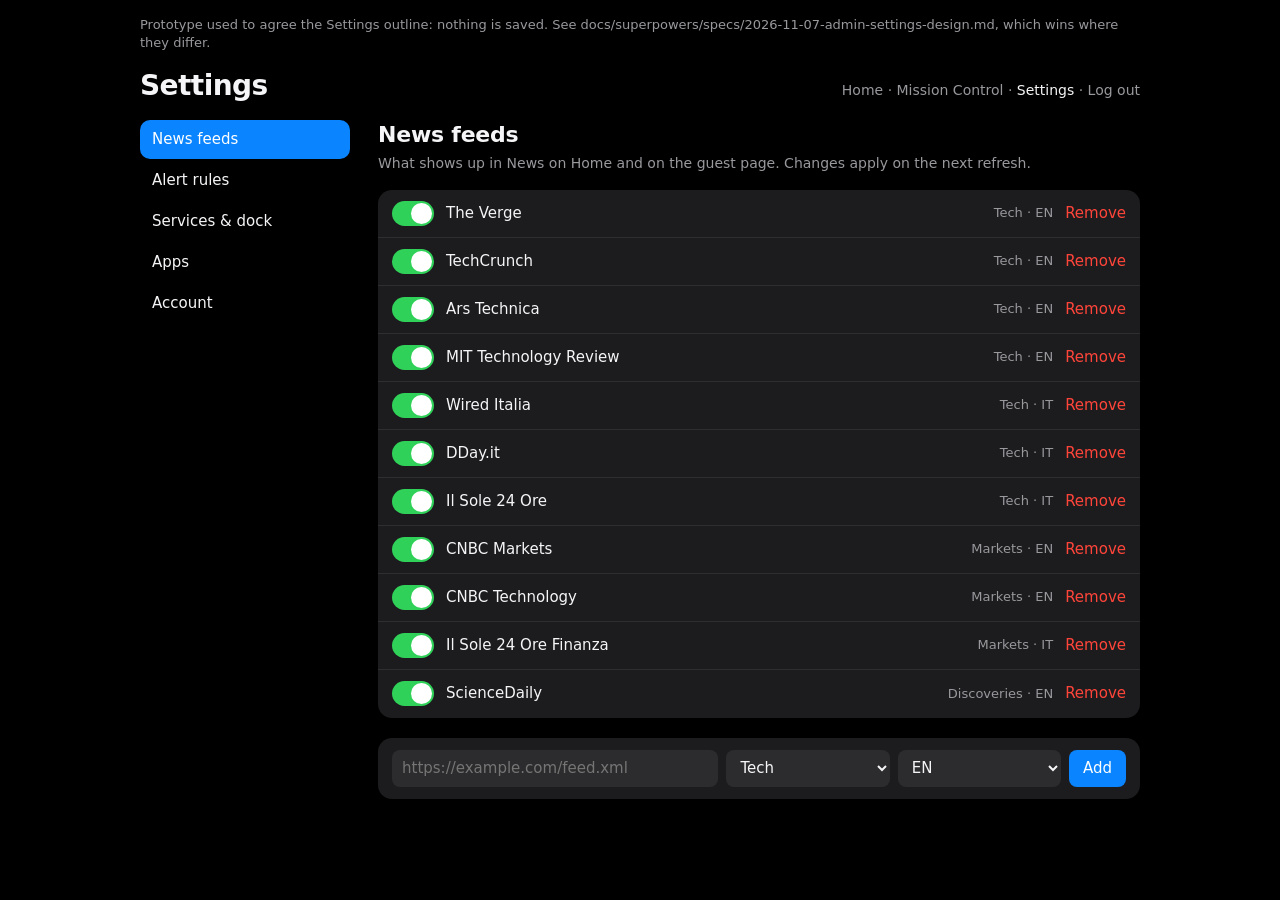
<file: docs/mockups/settings-prototype.html>
<!DOCTYPE html>
<html lang="en">
<head>
<meta charset="utf-8">
<meta name="viewport" content="width=device-width, initial-scale=1">
<title>Settings prototype</title>
<style>
  :root { color-scheme: dark; --bg:#000; --card:#1c1c1e; --tile:#2c2c2e; --text:#f5f5f7; --t2:#98989d; --t3:#636366; --accent:#0A84FF; --ok:#30D158; --bad:#FF453A; --line:rgba(255,255,255,.08); }
  * { box-sizing:border-box; }
  body { margin:0; background:var(--bg); color:var(--text); font:15px/1.4 -apple-system,BlinkMacSystemFont,"SF Pro Text","Inter",system-ui,sans-serif; }
  .note { max-width:1040px; margin:0 auto; padding:16px 20px 0; color:var(--t2); font-size:13px; }
  .top { max-width:1040px; margin:0 auto; padding:14px 20px; display:flex; justify-content:space-between; align-items:baseline; gap:16px; flex-wrap:wrap; }
  .top h1 { margin:0; font-size:28px; font-weight:700; letter-spacing:-.02em; }
  .crumbs { color:var(--t2); font-size:14px; } .crumbs b { color:var(--text); font-weight:500; }
  .wrap { max-width:1040px; margin:0 auto; padding:0 20px 40px; display:grid; grid-template-columns:210px 1fr; gap:28px; align-items:start; }
  nav button { display:block; width:100%; text-align:left; padding:9px 12px; margin-bottom:2px; border:0; border-radius:10px; background:none; color:var(--text); font:inherit; cursor:pointer; }
  nav button:hover { background:var(--card); }
  nav button.on { background:var(--accent); color:#fff; font-weight:500; }
  h2 { margin:0 0 4px; font-size:22px; letter-spacing:-.01em; }
  .sub { margin:0 0 16px; color:var(--t2); font-size:14px; }
  .group { background:var(--card); border-radius:14px; overflow:hidden; margin-bottom:20px; }
  .row { display:flex; align-items:center; gap:12px; padding:11px 14px; border-bottom:1px solid var(--line); min-height:48px; flex-wrap:wrap; }
  .row:last-child { border-bottom:0; }
  .row .grow { flex:1; min-width:140px; }
  .row small { display:block; color:var(--t2); font-size:13px; }
  .meta { color:var(--t2); font-size:13px; }
  .link { color:var(--accent); background:none; border:0; font:inherit; cursor:pointer; padding:0; text-decoration:none; }
  .link.danger { color:var(--bad); }
  .tog { width:42px; height:25px; flex:none; border-radius:13px; background:var(--ok); position:relative; cursor:pointer; border:0; transition:background .15s; }
  .tog::after { content:""; position:absolute; top:2px; left:19px; width:21px; height:21px; border-radius:50%; background:#fff; transition:left .15s; }
  .tog.off { background:#48484a; } .tog.off::after { left:2px; }
  input[type=text],input[type=url],input[type=password],select { background:var(--tile); color:var(--text); border:0; border-radius:8px; padding:8px 10px; font:inherit; }
  .stepper { display:flex; align-items:center; gap:8px; }
  .stepper button { width:28px; height:28px; border:0; border-radius:8px; background:var(--tile); color:var(--text); font-size:16px; cursor:pointer; }
  .stepper span { min-width:66px; text-align:center; font-variant-numeric:tabular-nums; }
  .add { display:grid; grid-template-columns:2fr 1fr 1fr auto; gap:8px; padding:12px 14px; }
  .add input,.add select { width:100%; min-width:0; }
  .btn { background:var(--accent); color:#fff; border:0; border-radius:8px; padding:8px 14px; font:inherit; font-weight:500; cursor:pointer; }
  .tabs { display:inline-flex; background:var(--card); border-radius:9px; padding:2px; margin-bottom:12px; }
  .tabs button { border:0; background:none; color:var(--t2); font:inherit; font-size:13px; padding:5px 12px; border-radius:7px; cursor:pointer; }
  .tabs button.on { background:var(--tile); color:var(--text); }
  .handle { color:var(--t3); cursor:grab; user-select:none; }
  .use { margin-top:4px; }
  .use button { border:1px solid var(--line); background:none; color:var(--t2); border-radius:18px; padding:7px 14px; font:inherit; font-size:13px; cursor:pointer; }
  .use button.selected { background:var(--ok); color:#000; border-color:var(--ok); font-weight:500; }
  [hidden] { display:none!important; }
  @media (max-width:720px) {
    .wrap { grid-template-columns:1fr; gap:14px; }
    nav { display:flex; overflow-x:auto; gap:4px; } nav button { width:auto; white-space:nowrap; }
    .add { grid-template-columns:1fr 1fr; } .add input { grid-column:1/-1; }
  }
</style>
</head>
<body>
<p class="note">Prototype used to agree the Settings outline: nothing is saved. See docs/superpowers/specs/2026-11-07-admin-settings-design.md, which wins where they differ.</p>
<header class="top">
  <h1>Settings</h1>
  <span class="crumbs">Home · Mission Control · <b>Settings</b> · Log out</span>
</header>
<div class="wrap">
  <nav id="nav">
    <button class="on" data-s="feeds">News feeds</button>
    <button data-s="alerts">Alert rules</button>
    <button data-s="dock">Services &amp; dock</button>
    <button data-s="apps">Apps</button>
    <button data-s="account">Account</button>
  </nav>
  <main>
    <section id="feeds">
      <h2>News feeds</h2><p class="sub">What shows up in News on Home and on the guest page. Changes apply on the next refresh.</p>
      <div class="group" id="feedlist"></div>
      <div class="group"><div class="add">
        <input id="f-url" type="url" placeholder="https://example.com/feed.xml" aria-label="Feed address">
        <select id="f-topic" aria-label="Topic"><option>Tech</option><option>Markets</option><option>Discoveries</option></select>
        <select id="f-lang" aria-label="Language"><option>EN</option><option>IT</option></select>
        <button class="btn" id="f-add">Add</button>
      </div></div>
    </section>

    <section id="alerts" hidden>
      <h2>Alert rules</h2><p class="sub">When Home warns you, and when your phone buzzes.</p>
      <div class="group">
        <div class="row"><div class="grow">Phone notifications<small>Urgent alerts only</small></div><button class="tog" aria-label="Phone notifications"></button></div>
      </div>
      <div class="group">
        <div class="row"><div class="grow">Free space low<small>Warn below</small></div><div class="stepper" data-v="15" data-step="5" data-u="%"></div></div>
        <div class="row"><div class="grow">Service down<small>Urgent after</small></div><div class="stepper" data-v="2" data-step="1" data-u=" min"></div></div>
        <div class="row"><div class="grow">Possible intrusion<small>Urgent after it lasts</small></div><div class="stepper" data-v="3" data-step="1" data-u=" min"></div></div>
        <div class="row"><div class="grow">Drive running hot<small>Warn above</small></div><div class="stepper" data-v="50" data-step="1" data-u=" °C"></div></div>
        <div class="row"><div class="grow">Slow internet<small>Warn below this share of the usual speed</small></div><div class="stepper" data-v="50" data-step="5" data-u="%"></div></div>
      </div>
    </section>

    <section id="dock" hidden>
      <h2>Services &amp; dock</h2><p class="sub">Choose what appears and drag to reorder.</p>
      <div class="tabs" id="tabs"><button class="on">Dock</button><button>Home rail</button><button>Mission Control cards</button></div>
      <div class="group" id="docklist"></div>
    </section>

    <section id="apps" hidden>
      <h2>Apps</h2><p class="sub">Each app keeps its own settings. These just take you there.</p>
      <div class="group" id="applist"></div>
    </section>

    <section id="account" hidden>
      <h2>Account</h2><p class="sub">The one admin password for Home, Mission Control and Netwatch.</p>
      <div class="group">
        <div class="row"><div class="grow">Current password</div><input type="password" aria-label="Current password"></div>
        <div class="row"><div class="grow">New password</div><input type="password" aria-label="New password"></div>
        <div class="row"><div class="grow">Repeat new password</div><input type="password" aria-label="Repeat new password"></div>
        <div class="row"><span class="grow"></span><button class="btn">Change password</button></div>
      </div>
      <div class="group">
        <div class="row"><div class="grow">Log out everywhere<small>Every browser and phone will need the password again</small></div><button class="link danger">Log out everywhere</button></div>
      </div>
    </section>
  </main>
</div>
<script>
  const $ = (id) => document.getElementById(id);
  // Sections
  $("nav").onclick = (e) => {
    const b = e.target.closest("button"); if (!b) return;
    document.querySelectorAll("#nav button").forEach((x) => x.classList.toggle("on", x === b));
    document.querySelectorAll("main section").forEach((s) => s.hidden = s.id !== b.dataset.s);
  };
  // Feeds: today's list from feeds.json
  const feeds = [["The Verge","Tech","EN"],["TechCrunch","Tech","EN"],["Ars Technica","Tech","EN"],["MIT Technology Review","Tech","EN"],["Wired Italia","Tech","IT"],["DDay.it","Tech","IT"],["Il Sole 24 Ore","Tech","IT"],["CNBC Markets","Markets","EN"],["CNBC Technology","Markets","EN"],["Il Sole 24 Ore Finanza","Markets","IT"],["ScienceDaily","Discoveries","EN"]];
  function drawFeeds() {
    $("feedlist").innerHTML = feeds.map((f, i) => `<div class="row"><button class="tog" aria-label="Show ${f[0]}"></button><div class="grow">${f[0]}</div><span class="meta">${f[1]} · ${f[2]}</span><button class="link danger" data-rm="${i}">Remove</button></div>`).join("");
  }
  drawFeeds();
  $("feedlist").addEventListener("click", (e) => { if (e.target.dataset.rm) { feeds.splice(+e.target.dataset.rm, 1); drawFeeds(); } });
  $("f-add").onclick = () => {
    const url = $("f-url").value.trim(); if (!url) return;
    let name = url; try { name = new URL(url).hostname.replace(/^www\./, ""); } catch {}
    feeds.push([name, $("f-topic").value, $("f-lang").value]); $("f-url").value = ""; drawFeeds();
  };
  // Toggles everywhere
  document.addEventListener("click", (e) => { if (e.target.classList.contains("tog")) e.target.classList.toggle("off"); });
  // Steppers
  document.querySelectorAll(".stepper").forEach((s) => {
    let v = +s.dataset.v; const step = +s.dataset.step, u = s.dataset.u;
    s.innerHTML = `<button aria-label="Less">−</button><span>${v}${u}</span><button aria-label="More">+</button>`;
    const [minus, plus] = s.querySelectorAll("button"), out = s.querySelector("span");
    minus.onclick = () => { v = Math.max(step, v - step); out.textContent = v + u; };
    plus.onclick = () => { v += step; out.textContent = v + u; };
  });
  // Dock lists
  const lists = [
    ["Mission Control","AdGuard","qBittorrent","AutoBangumi","Speedtest","Uptime Kuma","Dockge","Netwatch","Glances","UGOS"],
    ["CPU","Memory","Temperature","Free space","qBittorrent","AdGuard","Speedtest"],
    ["qBittorrent","AdGuard","Speedtest","Tailscale","Connections"],
  ];
  let cur = 0;
  function drawDock() {
    const l = lists[cur];
    $("docklist").innerHTML = l.map((n, i) => `<div class="row" draggable="true" data-i="${i}"><span class="handle" aria-hidden="true">≡</span><div class="grow">${n}</div><button class="tog" aria-label="Show ${n}"></button></div>`).join("");
  }
  drawDock();
  let from = null;
  $("docklist").addEventListener("dragstart", (e) => { from = +e.target.dataset.i; });
  $("docklist").addEventListener("dragover", (e) => e.preventDefault());
  $("docklist").addEventListener("drop", (e) => {
    const r = e.target.closest(".row"); if (!r || from === null) return;
    const l = lists[cur]; l.splice(+r.dataset.i, 0, l.splice(from, 1)[0]); from = null; drawDock();
  });
  $("tabs").onclick = (e) => {
    const b = e.target.closest("button"); if (!b) return;
    [...$("tabs").children].forEach((x, i) => { x.classList.toggle("on", x === b); if (x === b) cur = i; });
    drawDock();
  };
  // Apps
  $("applist").innerHTML = ["UGOS","AdGuard","qBittorrent","AutoBangumi","Speedtest","Uptime Kuma","Dockge","Glances"]
    .map((n) => `<div class="row"><div class="grow">${n}</div><a class="link" href="#" onclick="return false">Open settings ↗</a></div>`).join("");
</script>
</body>
</html>
</file>
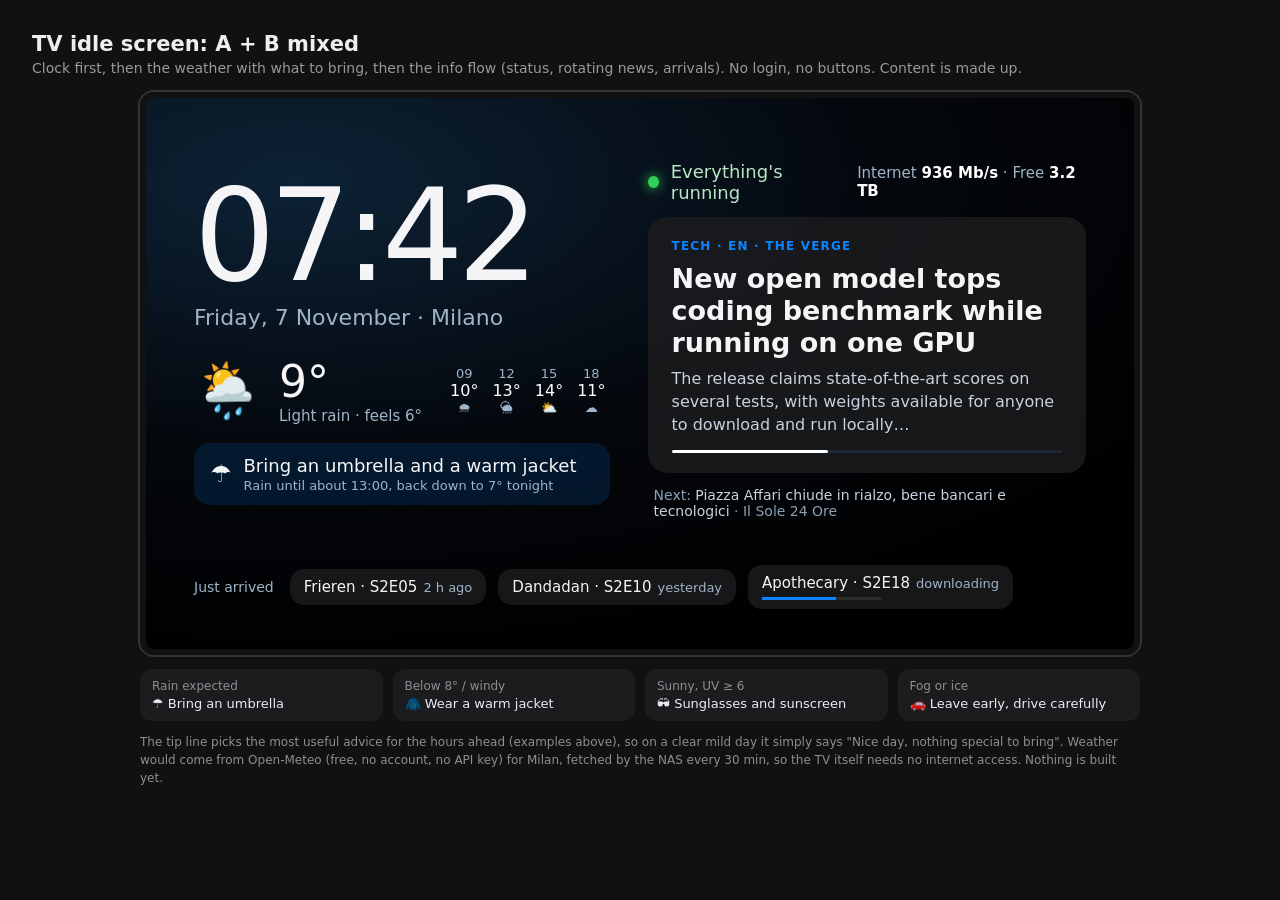
<file: docs/mockups/tv-idle-v2.html>
<!doctype html><meta charset="utf-8"><meta name="viewport" content="width=device-width,initial-scale=1"><title>Mockup: tv-idle-v2</title><style>body{background:#111;color:#eee;font:14px system-ui,sans-serif;padding:24px}h2{margin:0 0 4px}.subtitle{color:#999;margin:0 0 16px}.cards{display:grid;gap:24px}.card-body p{color:#aaa}</style>
<style>
  .tv{border-radius:14px;color:#f5f5f7;font-family:-apple-system,system-ui,sans-serif;aspect-ratio:16/9;overflow:hidden;position:relative;box-sizing:border-box;max-width:1000px;margin:0 auto;border:6px solid #111;box-shadow:0 0 0 2px #333;
      background:radial-gradient(110% 90% at 15% 15%,#0d2236 0,#04070c 55%,#000 100%);padding:40px 48px;display:grid;grid-template-columns:1fr 1.05fr;grid-template-rows:1fr auto;gap:22px 36px}
  .left{display:flex;flex-direction:column;justify-content:center}
  .clock{font-size:128px;font-weight:200;letter-spacing:-6px;line-height:.95}
  .date{font-size:22px;color:#9fb4c8;margin-top:8px}
  .wx{margin-top:26px;display:flex;gap:18px;align-items:center}
  .wx .ic{font-size:54px;line-height:1}
  .wx .now b{font-size:44px;font-weight:300}.wx .now span{display:block;color:#9fb4c8;font-size:15px}
  .wx .hours{display:flex;gap:14px;margin-left:10px;color:#9fb4c8;font-size:13px;text-align:center}.wx .hours b{display:block;color:#fff;font-size:16px;font-weight:500}
  .tip{margin-top:18px;display:inline-flex;align-items:center;gap:12px;background:rgba(10,132,255,.14);border-radius:16px;padding:12px 16px;font-size:18px;max-width:92%}
  .tip .e{font-size:24px}.tip small{display:block;color:#9fb4c8;font-size:13px;margin-top:2px}
  .right{display:flex;flex-direction:column;gap:14px;min-height:0;justify-content:center}
  .ok{display:flex;align-items:center;gap:12px;font-size:18px;color:#b9e7c6}.ok i{width:12px;height:12px;border-radius:50%;background:#30D158;box-shadow:0 0 12px #30D158}
  .ok span{margin-left:auto;color:#9fb4c8;font-size:15px}.ok span b{color:#fff;font-weight:600}
  .news{background:rgba(28,28,30,.85);border-radius:20px;padding:20px 24px}
  .news .t{font-size:12px;letter-spacing:.1em;font-weight:700;color:#0A84FF}
  .news h3{margin:10px 0 8px;font-size:27px;line-height:1.18;font-weight:600}
  .news p{margin:0;color:#c7d3de;font-size:16px;line-height:1.45}
  .news .bar{margin-top:14px;height:3px;background:#1c2a38;border-radius:2px}.news .bar i{display:block;height:100%;width:40%;background:#fff;border-radius:2px}
  .next{color:#8aa0b4;font-size:14px;padding:0 6px}.next b{color:#c7d3de;font-weight:500}
  .bottom{grid-column:1/3;display:flex;gap:12px;align-items:center}
  .bottom .lbl{color:#9fb4c8;font-size:14px;margin-right:4px}
  .ep{background:rgba(28,28,30,.85);border-radius:14px;padding:9px 14px;font-size:15px}.ep span{color:#9fb4c8;font-size:13px;margin-left:6px}
  .bar2{height:3px;background:#2c2c2e;border-radius:2px;margin-top:5px;width:120px}.bar2 i{display:block;height:100%;width:62%;background:#0A84FF}
  .alt{display:grid;grid-template-columns:repeat(4,1fr);gap:10px;max-width:1000px;margin:14px auto 0}
  .alt div{background:#1c1c1e;border-radius:12px;padding:10px 12px;color:#ebebf5;font-size:13px}.alt div b{display:block;font-size:12px;color:#8e8e93;font-weight:500;margin-bottom:3px}
  .note{font-size:12px;color:#8e8e93;margin:12px auto 0;max-width:1000px;line-height:1.5}
</style>
<h2>TV idle screen: A + B mixed</h2>
<p class="subtitle">Clock first, then the weather with what to bring, then the info flow (status, rotating news, arrivals). No login, no buttons. Content is made up.</p>

<div class="tv">
  <div class="left">
    <div class="clock">07:42</div>
    <div class="date">Friday, 7 November · Milano</div>
    <div class="wx">
      <div class="ic">🌦️</div>
      <div class="now"><b>9°</b><span>Light rain · feels 6°</span></div>
      <div class="hours"><div>09<b>10°</b>🌧</div><div>12<b>13°</b>🌦</div><div>15<b>14°</b>⛅</div><div>18<b>11°</b>☁️</div></div>
    </div>
    <div class="tip"><span class="e">☂️</span><div>Bring an umbrella and a warm jacket<small>Rain until about 13:00, back down to 7° tonight</small></div></div>
  </div>

  <div class="right">
    <div class="ok"><i></i>Everything's running<span>Internet <b>936 Mb/s</b> · Free <b>3.2 TB</b></span></div>
    <div class="news"><span class="t">TECH · EN · THE VERGE</span>
      <h3>New open model tops coding benchmark while running on one GPU</h3>
      <p>The release claims state-of-the-art scores on several tests, with weights available for anyone to download and run locally…</p>
      <div class="bar"><i></i></div></div>
    <div class="next">Next: <b>Piazza Affari chiude in rialzo, bene bancari e tecnologici</b> · Il Sole 24 Ore</div>
  </div>

  <div class="bottom"><span class="lbl">Just arrived</span>
    <div class="ep">Frieren · S2E05<span>2 h ago</span></div>
    <div class="ep">Dandadan · S2E10<span>yesterday</span></div>
    <div class="ep">Apothecary · S2E18<span>downloading</span><div class="bar2"><i></i></div></div>
  </div>
</div>

<div class="alt">
  <div><b>Rain expected</b>☂️ Bring an umbrella</div>
  <div><b>Below 8° / windy</b>🧥 Wear a warm jacket</div>
  <div><b>Sunny, UV ≥ 6</b>🕶 Sunglasses and sunscreen</div>
  <div><b>Fog or ice</b>🚗 Leave early, drive carefully</div>
</div>
<p class="note">The tip line picks the most useful advice for the hours ahead (examples above), so on a clear mild day it simply says "Nice day, nothing special to bring". Weather would come from Open-Meteo (free, no account, no API key) for Milan, fetched by the NAS every 30 min, so the TV itself needs no internet access. Nothing is built yet.</p>
</file>
<file: site/css/style.css>
/* NAS Homelab map: same Apple-style system as Home and Mission Control
   (their tokens, SF/system font, dark first with light following the system,
   18 px cards, no borders, no nested boxes, one glass layer for floating chrome). */

:root {
  color-scheme: dark;
  --bg: #000000;
  --card: #1c1c1e;
  --tile: #2c2c2e;
  --text: #f5f5f7;
  --text-2: #98989d;
  --text-3: #636366;
  --accent: #0A84FF;
  --hairline: rgba(255, 255, 255, 0.08);
  --ok: #30D158;
  --warn: #FF9F0A;
  --bad: #FF453A;
  --radius: 18px;
  --ease: cubic-bezier(0.2, 0.9, 0.25, 1);

  --glass: rgba(44, 44, 46, 0.6);
  --glass-shadow: inset 0 0 0 1px rgba(255, 255, 255, 0.08), 0 12px 40px rgba(0, 0, 0, 0.5);
  --grid: #1a1a1c;
  --region: rgba(255, 255, 255, 0.045);

  /* Link colours: Apple system colours, one per meaning */
  --l-wan: #0A84FF;
  --l-lan: #8E8E93;
  --l-tunnel: #BF5AF2;
  --l-dns: #FF9F0A;
  --l-https: #30D158;
  --l-app: #AEAEB2;
  --l-metrics: #FF375F;
  --l-docker: #5E5CE6;
  --l-push: #FFD60A;
  --l-storage: #64D2FF;
}
@media (prefers-color-scheme: light) {
  :root {
    color-scheme: light;
    --bg: #f5f5f7; --card: #ffffff; --tile: #f2f2f7;
    --text: #1d1d1f; --text-2: #6e6e73; --text-3: #aeaeb2; --accent: #0071e3;
    --hairline: rgba(0, 0, 0, 0.07);
    --glass: rgba(255, 255, 255, 0.7);
    --glass-shadow: inset 0 0 0 1px rgba(0, 0, 0, 0.06), 0 12px 40px rgba(0, 0, 0, 0.12);
    --grid: #e3e3e8;
    --region: rgba(0, 0, 0, 0.035);
    --l-lan: #aeaeb2; --l-app: #8e8e93; --l-push: #d6a800; --l-storage: #32ade6;
  }
}

* { box-sizing: border-box; }
html { font-size: clamp(14px, calc(6px + 0.55vw), 17px); height: 100%; }
body {
  margin: 0; height: 100%; overflow: hidden;
  background: var(--bg); color: var(--text);
  font-family: -apple-system, BlinkMacSystemFont, "SF Pro Text", system-ui, "Segoe UI", Roboto, sans-serif;
  -webkit-font-smoothing: antialiased;
}
button, summary { font: inherit; color: inherit; }
button { background: none; border: 0; padding: 0; cursor: pointer; -webkit-tap-highlight-color: transparent; }
button:active:not(:disabled) { transform: scale(0.97); transition: transform 100ms ease-out; }
button:focus-visible, a:focus-visible, summary:focus-visible { outline: 2px solid var(--accent); outline-offset: 2px; }
h1, h2, h3, p { margin: 0; }
[hidden] { display: none !important; }

.skip { position: absolute; left: -999px; top: 8px; z-index: 50; background: var(--card); padding: 0.5rem 0.75rem; border-radius: 10px; color: var(--text); }
.skip:focus { left: 8px; }

/* ---------- Map ---------- */
#stage { position: fixed; inset: 0; }
#map { width: 100%; height: 100%; display: block; cursor: grab; touch-action: none; user-select: none; -webkit-user-select: none; }
#map.dragging { cursor: grabbing; }
#map:focus { outline: none; }

/* The one glass material, for everything that floats over the map */
.glass {
  background: var(--glass);
  backdrop-filter: blur(30px) saturate(180%);
  -webkit-backdrop-filter: blur(30px) saturate(180%);
  box-shadow: var(--glass-shadow);
}

/* ---------- Top bar ---------- */
.bar { position: fixed; left: 0; right: 0; display: flex; gap: 0.6rem; padding: 0 1.25rem; pointer-events: none; z-index: 10; }
.bar > * { pointer-events: auto; }
.bar.top { top: max(1rem, env(safe-area-inset-top)); flex-wrap: wrap; align-items: center; }
.bar.bottom { bottom: max(1rem, env(safe-area-inset-bottom)); justify-content: space-between; align-items: flex-end; }

.brand { padding: 0.45rem 1rem 0.5rem; border-radius: 16px; }
.brand h1 { font-size: 1.0625rem; font-weight: 600; letter-spacing: -0.01em; }
.brand p { color: var(--text-2); font-size: 0.75rem; font-variant-numeric: tabular-nums; }

/* Segmented control, same as Home */
.segmented { display: inline-flex; border-radius: 12px; padding: 3px; }
.segmented button { padding: 0.35rem 0.85rem; border-radius: 9px; font-size: 0.8125rem; font-weight: 500; color: var(--text-2); }
.segmented button[aria-checked="true"] { background: var(--tile); color: var(--text); }

.actions { margin-left: auto; display: flex; gap: 0.25rem; align-items: center; padding: 3px; border-radius: 12px; }
.pill { padding: 0.35rem 0.85rem; border-radius: 9px; font-size: 0.8125rem; font-weight: 500; color: var(--text); }
@media (hover: hover) { .pill:hover, .round:hover { background: var(--tile); } }
.pill[aria-expanded="true"] { background: var(--tile); }
#btn-fail[aria-pressed="true"] { background: var(--tile); color: var(--bad); }
.round { display: inline-grid; place-items: center; width: 2rem; height: 2rem; border-radius: 50%; color: var(--text-2); font-size: 1.1rem; line-height: 1; }
.round svg { width: 1.1rem; height: 1.1rem; fill: none; stroke: currentColor; stroke-width: 1.7; stroke-linecap: round; stroke-linejoin: round; }
.round:disabled { opacity: 0.3; cursor: default; }

.menu {
  position: absolute; right: 1.25rem; top: calc(100% + 0.5rem);
  min-width: 17rem; padding: 0.35rem; border-radius: 14px;
  display: flex; flex-direction: column;
  transform-origin: top right; animation: grow 200ms var(--ease);
}
@keyframes grow { from { opacity: 0; transform: scale(0.96); } }
.menu button { text-align: left; padding: 0.55rem 0.75rem; border-radius: 9px; font-size: 0.875rem; }
@media (hover: hover) { .menu button:hover { background: var(--tile); } }

/* ---------- Failure status: calm line, not a red wall ---------- */
.fail-bar {
  position: fixed; left: 50%; transform: translateX(-50%);
  bottom: max(1rem, env(safe-area-inset-bottom));
  display: flex; gap: 0.9rem; align-items: center;
  padding: 0.4rem 0.45rem 0.4rem 0.95rem; border-radius: 14px; z-index: 9;
  font-size: 0.875rem; font-variant-numeric: tabular-nums; white-space: nowrap;
}
.fail-bar span { display: inline-flex; align-items: center; gap: 0.5rem; }
.fail-bar .dot { background: var(--bad); }
.fail-bar button { color: var(--accent); font-weight: 500; padding: 0.3rem 0.6rem; border-radius: 8px; }

/* ---------- Guided flow card ---------- */
.flow {
  position: fixed; left: 50%; transform: translateX(-50%);
  bottom: calc(max(1rem, env(safe-area-inset-bottom)) + 3.4rem);
  width: min(32rem, calc(100% - 2.5rem)); padding: 1rem 1.15rem 0.8rem;
  border-radius: var(--radius); z-index: 11;
}
.flow .tag { font-size: 0.6875rem; font-weight: 700; letter-spacing: 0.06em; text-transform: uppercase; color: var(--accent); }
.flow-head { display: flex; justify-content: space-between; align-items: flex-start; gap: 0.5rem; }
.flow h2 { font-size: 1.0625rem; font-weight: 600; letter-spacing: -0.01em; margin-top: 0.15rem; }
.flow p { color: var(--text-2); line-height: 1.45; margin: 0.4rem 0 0.7rem; min-height: 2.9em; }
.flow-ctrl { display: flex; align-items: center; justify-content: center; gap: 0.75rem; color: var(--text-2); font-size: 0.8125rem; font-variant-numeric: tabular-nums; }
.flow-ctrl .round { background: var(--tile); color: var(--text); }

/* ---------- Detail card (a parallel panel: no scrim, the map stays usable) ---------- */
.drawer {
  position: fixed; right: 1.25rem;
  top: calc(max(1rem, env(safe-area-inset-top)) + 3.6rem);
  bottom: calc(max(1rem, env(safe-area-inset-bottom)) + 3.75rem);
  width: 21rem; padding: 1.15rem 1.25rem; overflow-y: auto; z-index: 12;
  background: var(--card); border-radius: var(--radius);
  box-shadow: 0 12px 40px rgba(0, 0, 0, 0.35);
  scrollbar-width: none;
  animation: in-right 260ms var(--ease);
}
.drawer.closing { animation: out-right 180ms var(--ease) forwards; }
@keyframes in-right { from { opacity: 0; transform: translateX(1.5rem); } }
@keyframes out-right { to { opacity: 0; transform: translateX(1.5rem); } }
.d-head { display: flex; justify-content: space-between; align-items: flex-start; gap: 0.5rem; }
.drawer .tag { font-size: 0.6875rem; font-weight: 700; letter-spacing: 0.06em; text-transform: uppercase; color: var(--text-3); }
.drawer h2 { font-size: 1.5rem; font-weight: 700; letter-spacing: -0.02em; line-height: 1.15; margin-top: 0.1rem; }
.drawer .sub { color: var(--text-2); font-size: 0.875rem; margin-top: 0.15rem; }
.drawer .round { background: var(--tile); color: var(--text-2); font-size: 0.9rem; flex: none; }
.state { display: flex; align-items: center; gap: 0.5rem; font-size: 0.875rem; color: var(--text-2); margin: 0.85rem 0 1rem; }
.drawer dl { display: grid; grid-template-columns: auto 1fr; gap: 0.45rem 1rem; margin: 0 0 1rem; font-size: 0.8125rem; }
.drawer dt { color: var(--text-2); }
.drawer dd { margin: 0; overflow-wrap: anywhere; }
.drawer ul { margin: 0 0 1rem; padding-left: 1.1rem; font-size: 0.8125rem; color: var(--text-2); line-height: 1.45; }
.drawer li + li { margin-top: 0.3rem; }
.drawer h3 { font-size: 0.6875rem; font-weight: 700; letter-spacing: 0.06em; text-transform: uppercase; color: var(--text-3); margin: 1.1rem 0 0.35rem; }
.d-if h3 { color: var(--bad); }
.d-if p { font-size: 0.8125rem; line-height: 1.45; }
.links { font-size: 0.875rem; line-height: 1.6; }
.links button { color: var(--accent); }
.links button.bad { color: var(--bad); }
.links .sep { color: var(--text-3); }
.wide { width: 100%; margin-top: 1.25rem; padding: 0.65rem; border-radius: 12px; background: var(--tile); font-weight: 500; font-size: 0.875rem; color: var(--accent); }
.wide.danger { color: var(--bad); }

.dot { display: inline-block; width: 0.5rem; height: 0.5rem; border-radius: 50%; background: var(--ok); flex: none; }
.dot.degraded { background: var(--warn); }
.dot.down { background: var(--text-3); }
.dot.failed { background: var(--bad); }

/* ---------- Legend + zoom ---------- */
.legend { padding: 0.6rem 0.95rem; border-radius: 14px; max-width: min(34rem, calc(100vw - 6.5rem)); max-height: 60vh; overflow-y: auto; scrollbar-width: none; }
.legend summary { cursor: pointer; font-size: 0.8125rem; font-weight: 600; list-style: none; }
.legend summary::-webkit-details-marker { display: none; }
.legend summary::after { content: "›"; margin-left: 0.35rem; color: var(--text-3); display: inline-block; transition: transform 200ms var(--ease); }
.legend[open] summary::after { transform: rotate(90deg); }
#legend-links { display: grid; grid-template-columns: repeat(auto-fill, minmax(10.5rem, 1fr)); gap: 0.1rem 0.5rem; margin: 0.6rem 0 0.5rem; }
#legend-links button { display: flex; align-items: center; gap: 0.5rem; padding: 0.25rem 0.35rem; border-radius: 8px; font-size: 0.8125rem; text-align: left; }
#legend-links button[aria-pressed="false"] { opacity: 0.35; }
#legend-links svg { width: 1.6rem; height: 0.5rem; flex: none; }
.legend-states { display: flex; flex-wrap: wrap; gap: 0.35rem 1rem; font-size: 0.8125rem; color: var(--text-2); margin-bottom: 0.4rem; }
.legend-states span { display: inline-flex; align-items: center; gap: 0.4rem; }
.legend .hint { color: var(--text-3); font-size: 0.75rem; }
.zoom { display: flex; flex-direction: column; padding: 3px; border-radius: 14px; gap: 2px; }
.zoom .round { color: var(--text); border-radius: 11px; width: 2.2rem; height: 2.2rem; }

/* ---------- SVG ---------- */
.grid-dot { fill: var(--grid); }
.region-title { fill: var(--text); font-size: 22px; font-weight: 700; letter-spacing: -0.02em; }
.region-sub { fill: var(--text-2); font-size: 14px; }
/* Section panels: a soft fill with a hairline edge, the label inside */
.region { fill: var(--region); stroke: var(--hairline); stroke-width: 1; }
.region-label { fill: var(--text-2); font-size: 11.5px; font-weight: 700; letter-spacing: 0.06em; text-transform: uppercase; }

.link { fill: none; stroke-width: 1.6; opacity: 0.6; stroke-linejoin: round; transition: opacity 200ms var(--ease); }
.link-flow { fill: none; stroke-width: 2.2; stroke-dasharray: 3 14; stroke-linecap: round; opacity: 0; animation: flow 1.4s linear infinite; }
@keyframes flow { to { stroke-dashoffset: -17; } }
.link-label { font-size: 11px; fill: var(--text-2); paint-order: stroke; stroke: var(--bg); stroke-width: 4px; stroke-linejoin: round; opacity: 0; transition: opacity 200ms var(--ease); }
.lg[data-type="dns"] .link, .lg[data-type="push"] .link, .lg[data-type="metrics"] .link { stroke-dasharray: 5 5; }
.lg[data-type="tunnel"] .link { stroke-width: 2.2; stroke-dasharray: 10 4; }
.lg.off, .lg.quiet { display: none; }
.lg.dead .link { stroke: var(--bad) !important; opacity: 0.3; stroke-dasharray: 2 6; }

/* Calm by default: motion and labels only on what you're looking at */
.map.focus .lg { opacity: 0.12; }
.map.focus .lg.hl { opacity: 1; }
.map.focus .lg.hl .link { opacity: 0.95; }
.map.focus .lg.hl .link-label { opacity: 1; }
.map.focus .lg.hl:not(.dead) .link-flow { opacity: 0.9; }
.map.focus .lg.quiet.hl:not(.off) { display: inline; }
.map.focus .node { opacity: 0.35; }
.map.focus .node.hl { opacity: 1; }

.node { cursor: pointer; transition: opacity 200ms var(--ease); }
.node .card { fill: var(--card); transition: fill 150ms var(--ease); }
@media (hover: hover) { .node:hover .card { fill: var(--tile); } }
.node:focus { outline: none; }
.node:focus-visible .card, .node.sel .card, .node.step .card { fill: var(--tile); stroke: var(--accent); stroke-width: 1.5; }
.node .ico-bg { fill: var(--tile); }
.node:hover .ico-bg, .node.sel .ico-bg, .node.step .ico-bg { fill: var(--card); }
.node .ico { fill: none; stroke: var(--accent); stroke-width: 1.6; stroke-linecap: round; stroke-linejoin: round; }
.node .title { fill: var(--text); font-size: 14px; font-weight: 600; letter-spacing: -0.01em; }
.node .sub { fill: var(--text-2); font-size: 11.5px; }
.node .led-dot { fill: var(--ok); }
.node.degraded .led-dot { fill: var(--warn); }
.node.degraded .card { stroke: var(--warn); stroke-width: 1; stroke-opacity: 0.6; }
.node.down .led-dot { fill: var(--text-3); }
.node.down .title, .node.down .sub, .node.down .ico { opacity: 0.45; }
.node.failed .card { fill: color-mix(in srgb, var(--bad) 16%, var(--card)); }
.node.failed .led-dot { fill: var(--bad); }
.node.failed .ico { stroke: var(--bad); }
.failmode .node { cursor: crosshair; }

.packet { fill: var(--text); filter: drop-shadow(0 0 6px var(--accent)); }

/* ---------- Accessibility preferences ---------- */
@media (prefers-reduced-motion: reduce) {
  *, *::before, *::after { transition-duration: 1ms !important; animation: none !important; }
}
@media (prefers-reduced-transparency: reduce) {
  .glass { background: var(--card); backdrop-filter: none; -webkit-backdrop-filter: none; }
}
@media (prefers-contrast: more) {
  :root { --text-2: #c7c7cc; --hairline: rgba(255, 255, 255, 0.3); }
  .glass, .drawer, .flow { box-shadow: inset 0 0 0 1px var(--hairline); }
  .node .card { stroke: var(--hairline); stroke-width: 1; }
  .link { opacity: 0.8; }
}

/* ---------- Phones: detail card becomes a bottom sheet ---------- */
.short { display: none; }
@media (max-width: 720px) {
  .bar { padding: 0 1rem; }
  .bar.top { gap: 0.5rem; }
  .brand p, .long { display: none; }
  .short { display: inline; }
  .segmented { order: 3; width: 100%; }
  .segmented button { flex: 1; }
  .menu { left: 1rem; right: 1rem; }
  .drawer {
    left: 0; right: 0; top: auto; bottom: 0; width: auto; max-height: 62vh;
    border-radius: 22px 22px 0 0;
    padding-bottom: max(1.25rem, env(safe-area-inset-bottom));
    animation-name: in-up;
  }
  .drawer.closing { animation-name: out-down; }
  @keyframes in-up { from { opacity: 0; transform: translateY(1.5rem); } }
  @keyframes out-down { to { opacity: 0; transform: translateY(1.5rem); } }
  .fail-bar { bottom: calc(max(1rem, env(safe-area-inset-bottom)) + 3.4rem); }
  .legend { max-width: calc(100vw - 5.5rem); }
}
</file>
